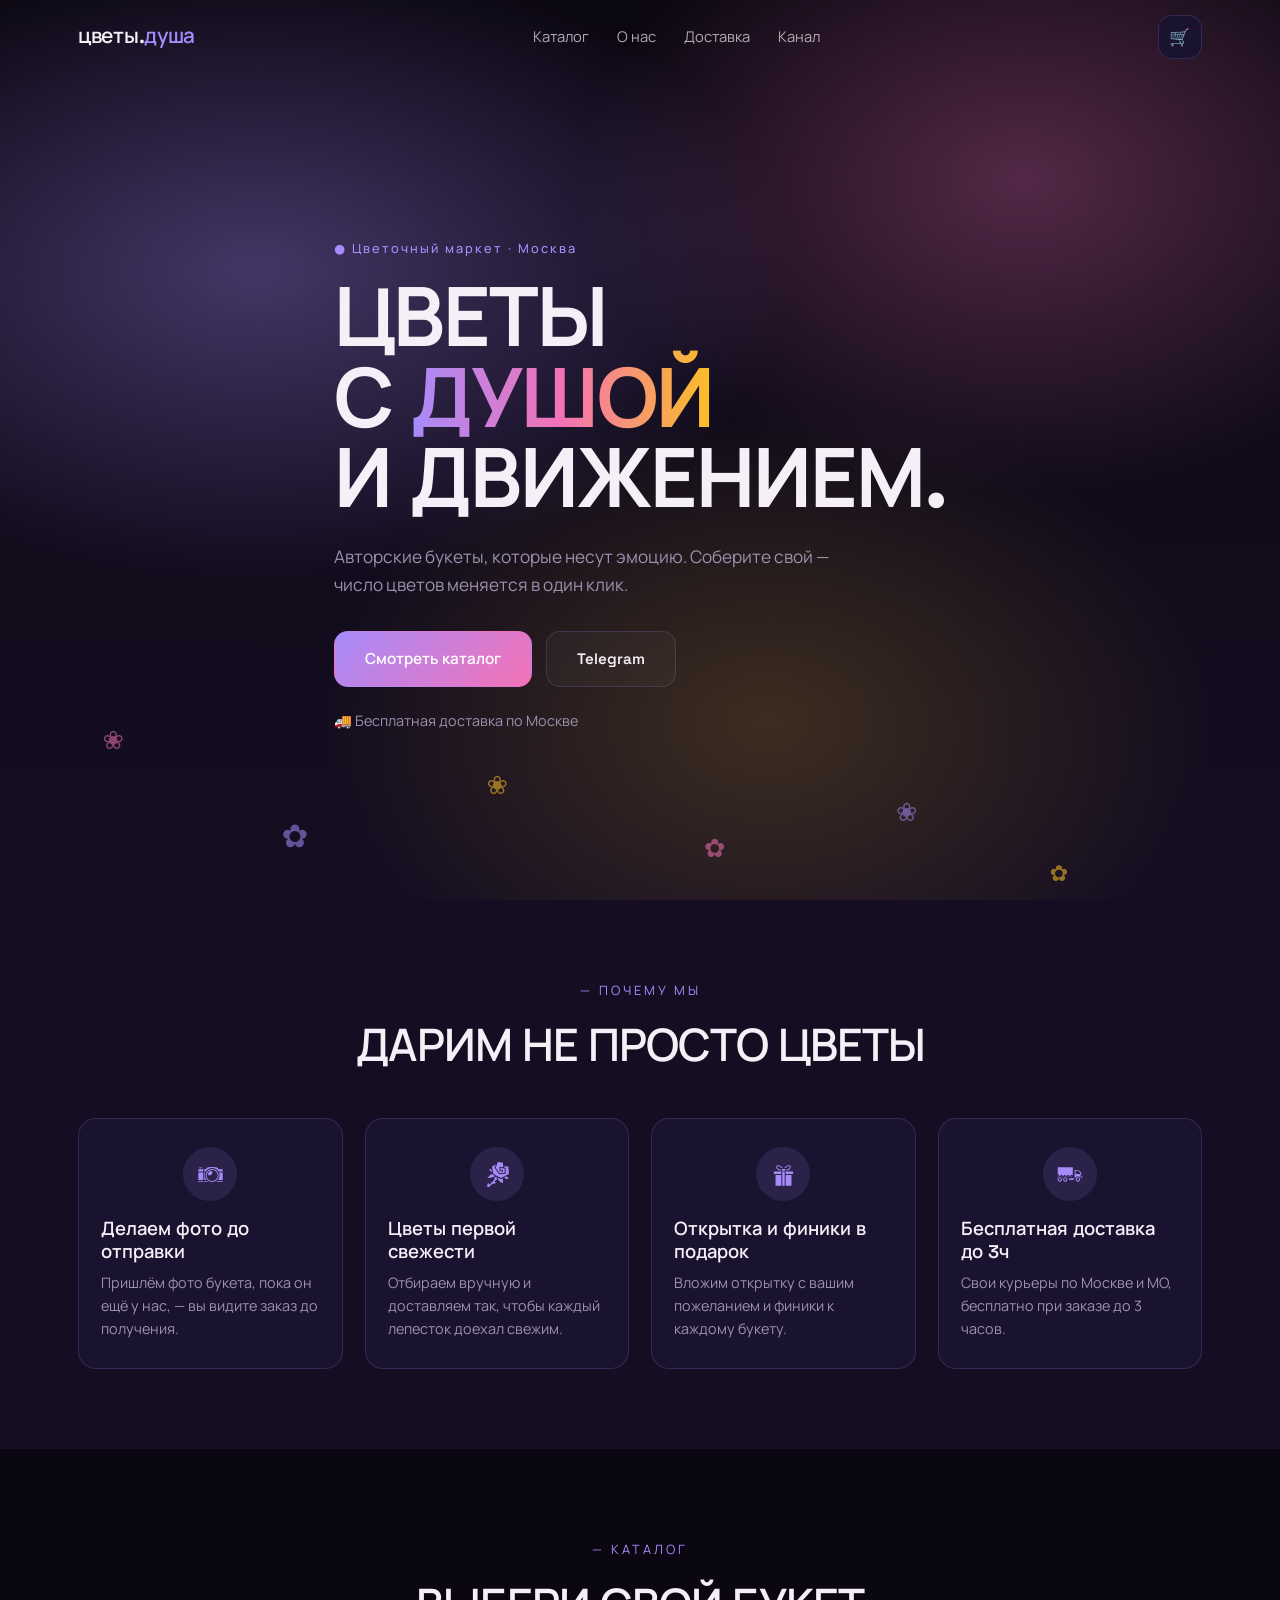
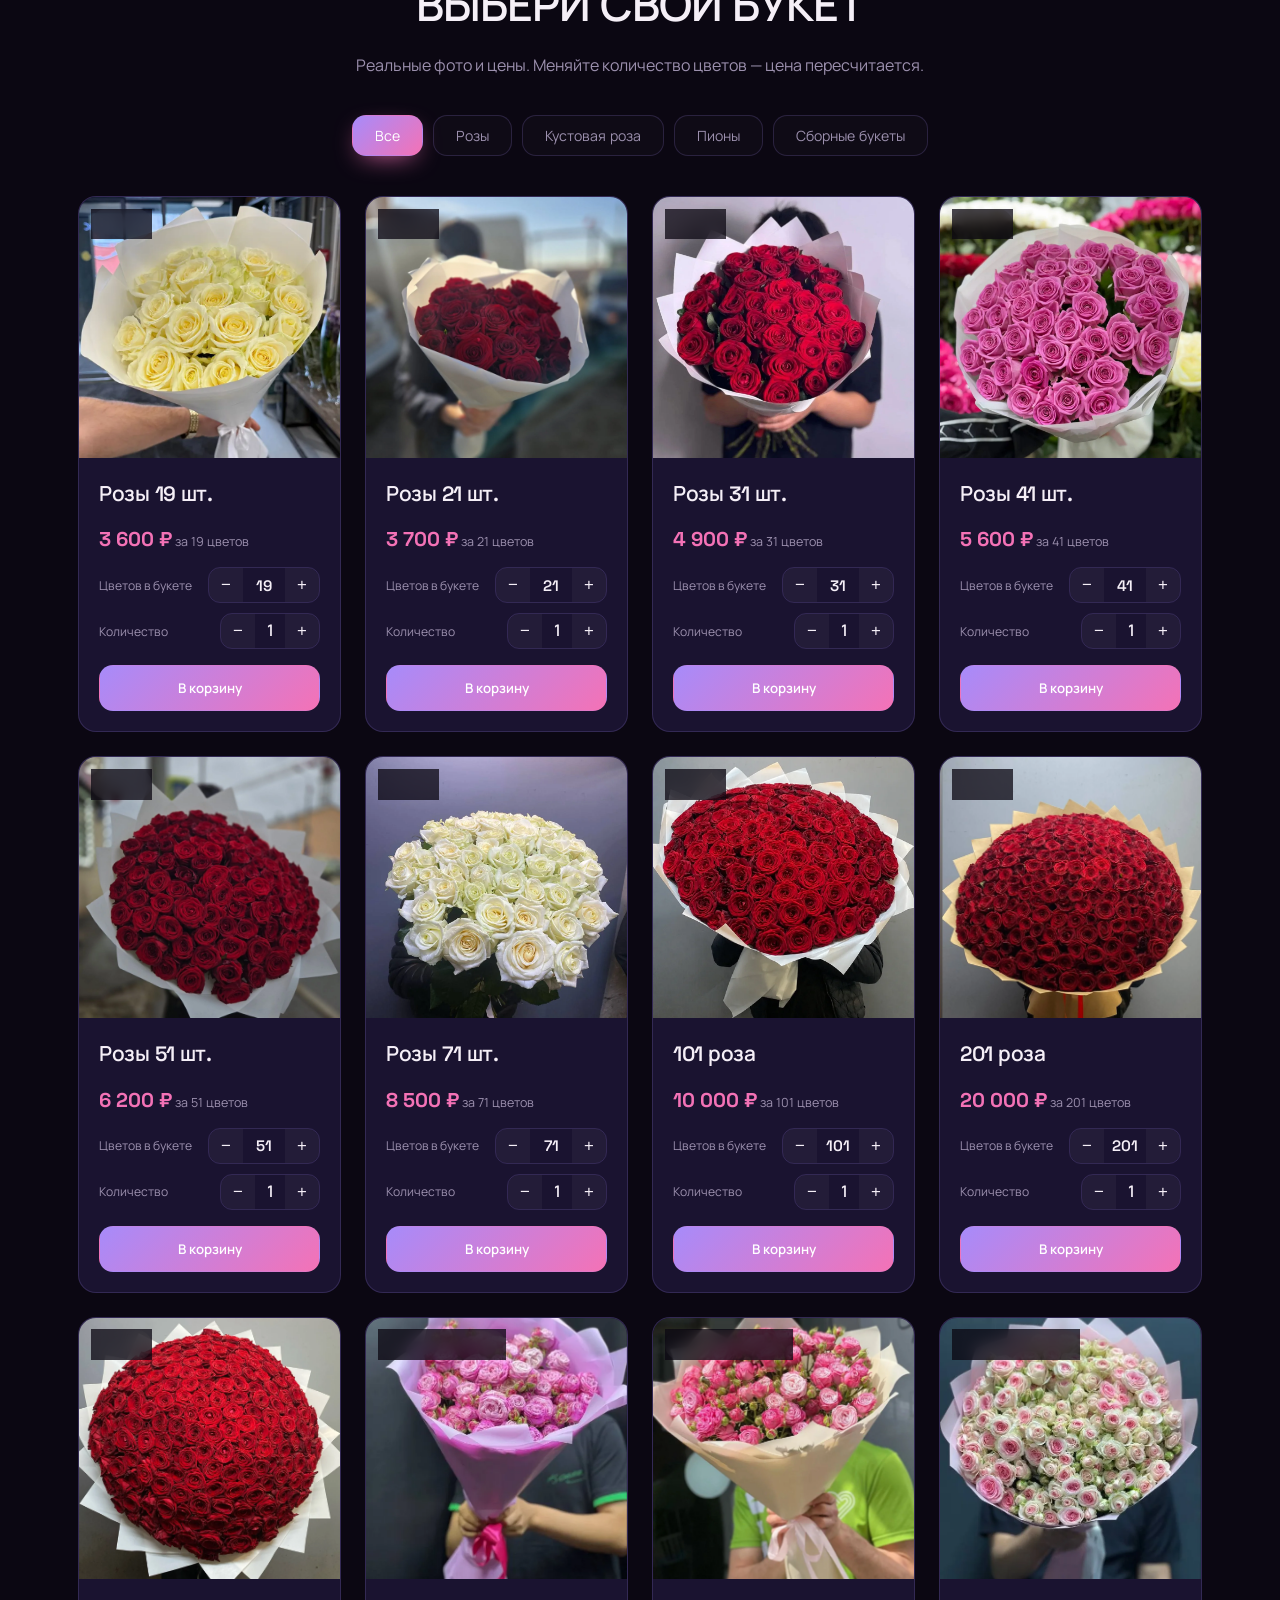
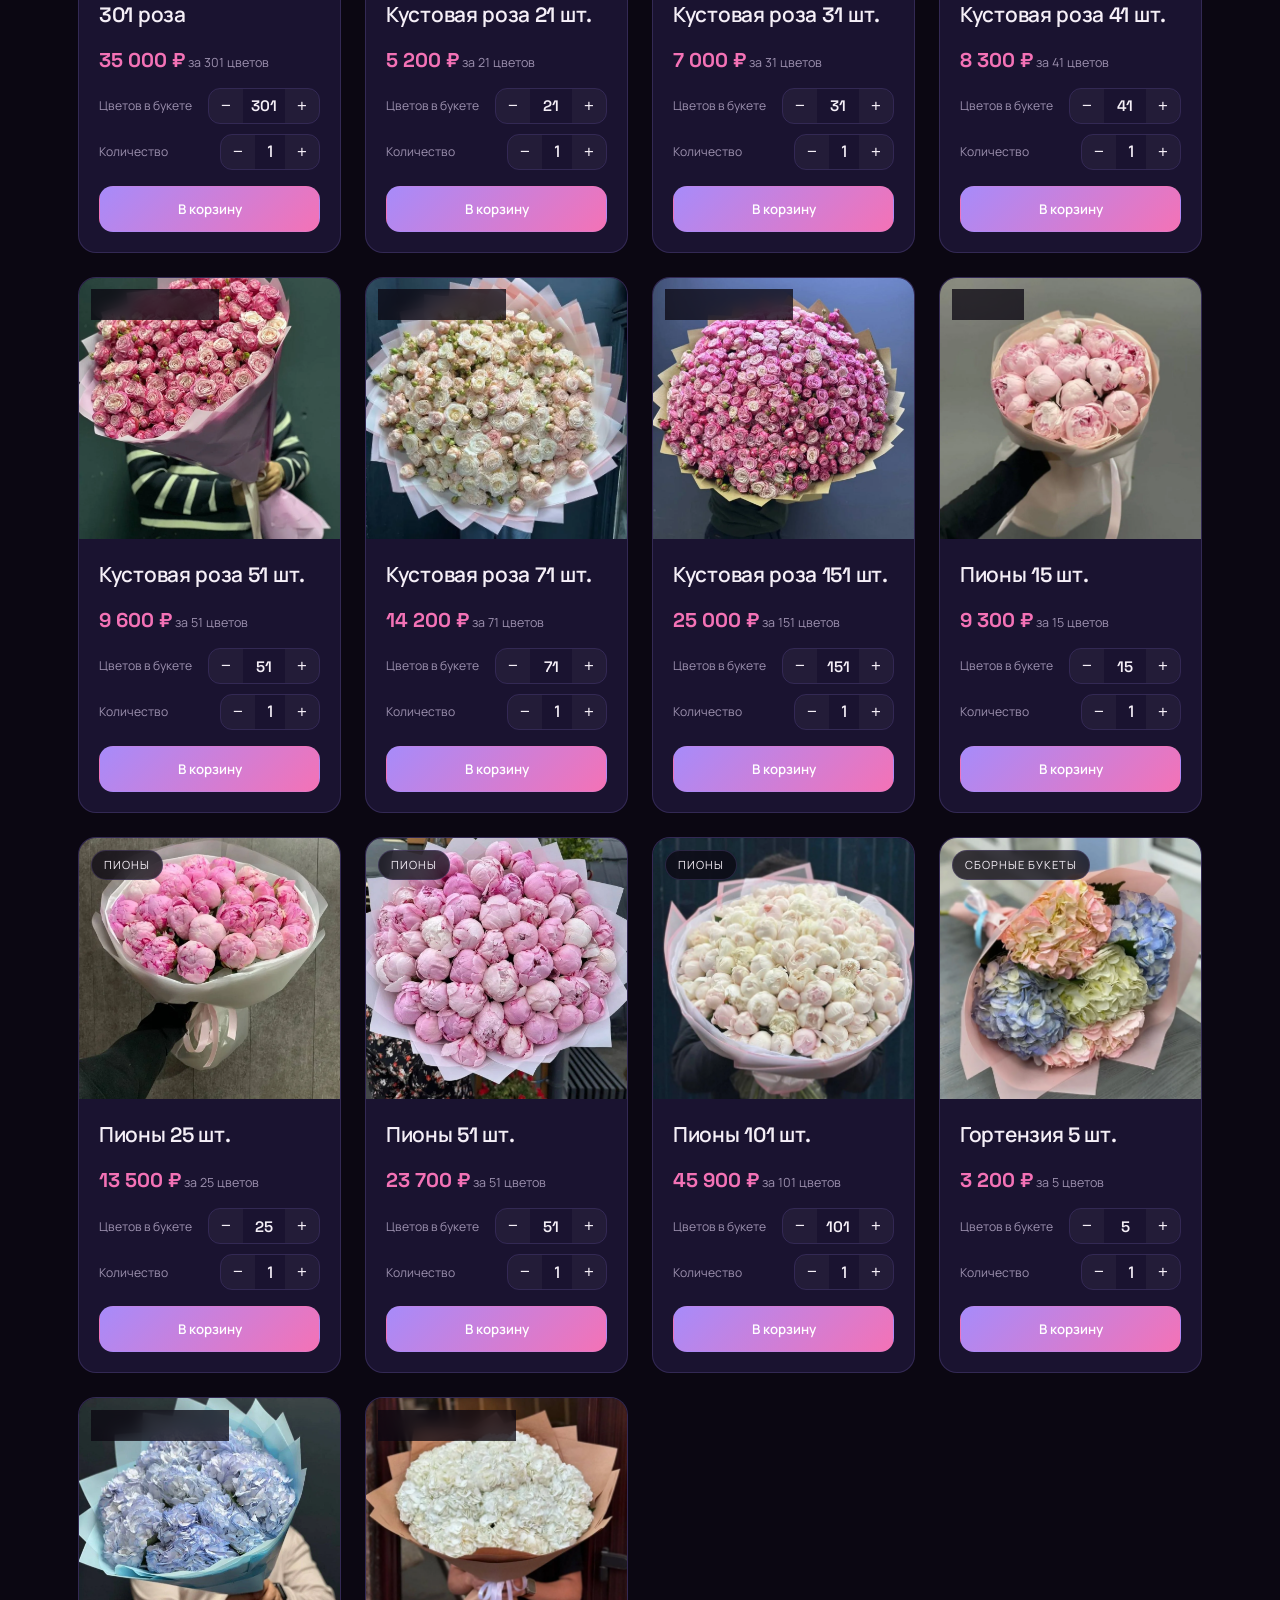
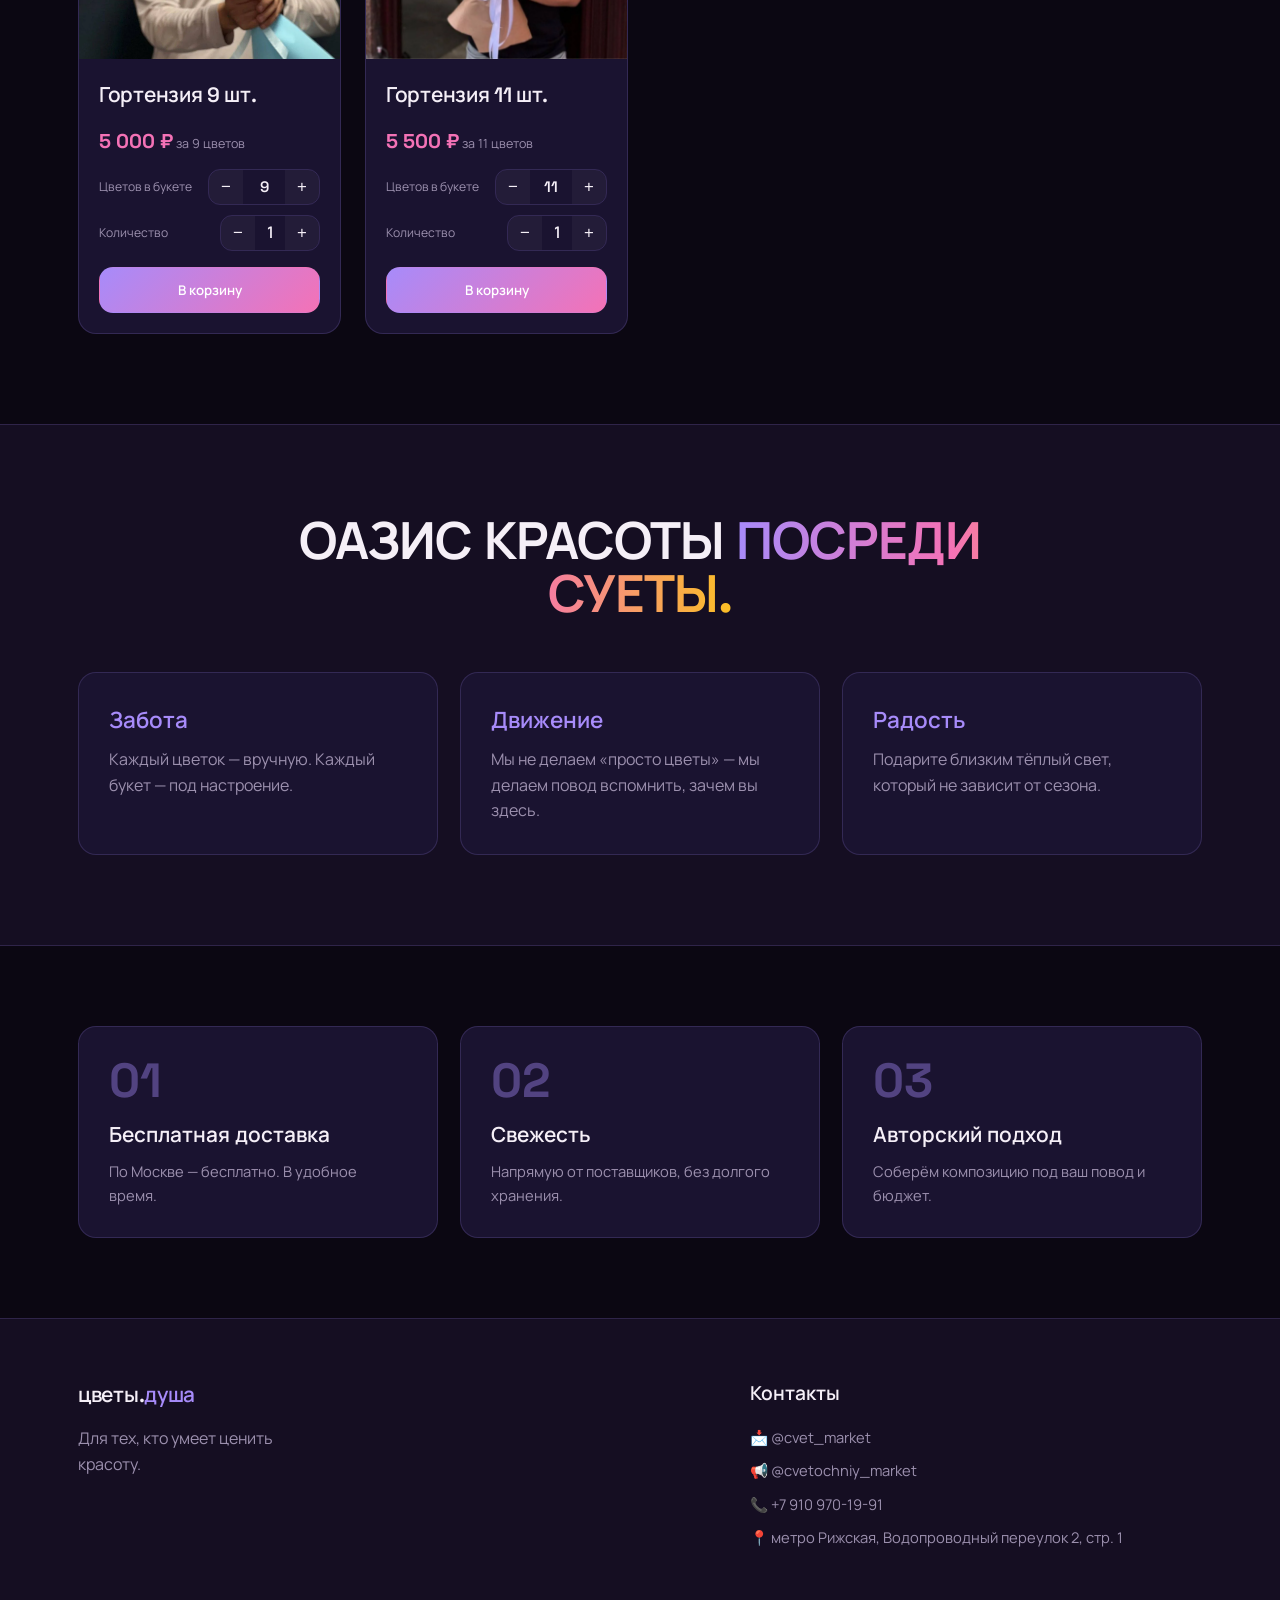
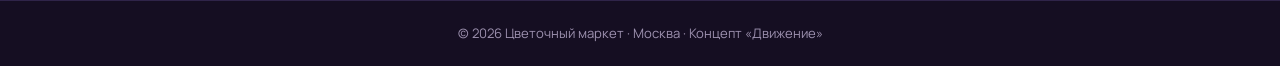
<file: concept-2/index.html>
<!DOCTYPE html>
<html lang="ru">
<head>
  <meta charset="UTF-8" />
  <meta name="viewport" content="width=device-width, initial-scale=1.0" />
  <link rel="icon" href="../favicon.svg" type="image/svg+xml" />
  <title>Цветы с душой — Движение · Цветочный маркет</title>
  <meta name="description" content="Авторские букеты с душой. Бесплатная доставка по Москве." />
  <meta property="og:type" content="website" />
  <meta property="og:site_name" content="Цветы с душой" />
  <meta property="og:title" content="Цветы с душой — Движение" />
  <meta property="og:description" content="Авторские букеты с душой. Заказ в Telegram @cvet_market, бесплатная доставка по Москве." />
  <meta property="og:image" content="https://webnewwave.github.io/cvet_market/assets/og-image.jpg" />
  <meta property="og:image:width" content="1200" />
  <meta property="og:image:height" content="630" />
  <meta property="og:url" content="https://webnewwave.github.io/cvet_market/concept-2/" />
  <meta name="twitter:card" content="summary_large_image" />
  <meta name="twitter:title" content="Цветы с душой — Движение" />
  <meta name="twitter:description" content="Авторские букеты с душой. Заказ в Telegram @cvet_market, бесплатная доставка по Москве." />
  <meta name="twitter:image" content="https://webnewwave.github.io/cvet_market/assets/og-image.jpg" />
  <link rel="preconnect" href="https://fonts.googleapis.com" />
  <link rel="preconnect" href="https://fonts.gstatic.com" crossorigin />
  <link href="https://fonts.googleapis.com/css2?family=Space+Grotesk:wght@400;500;600;700&family=Manrope:wght@300;400;500;600&display=swap" rel="stylesheet" />
  <link rel="stylesheet" href="styles.css" />
</head>
<body>
  <header class="site-header" id="header">
    <div class="wrap header__inner">
      <a class="logo" href="#top">цветы.<span>душа</span></a>
      <nav class="nav">
        <a href="#catalog">Каталог</a>
        <a href="#story">О нас</a>
        <a href="#delivery">Доставка</a>
        <a href="https://t.me/cvetochniy_market" target="_blank" rel="noopener">Канал</a>
      </nav>
      <button class="cart-btn" data-act="open-cart" aria-label="Открыть корзину">
        <span class="cart-btn__icon">🛒</span>
        <span class="cart-btn__count" id="cartBadge">0</span>
      </button>
    </div>
  </header>

  <main id="top">
    <section class="hero">
      <div class="hero__bg" aria-hidden="true"></div>
      <div class="petals" aria-hidden="true">
        <span class="petal p1">❀</span><span class="petal p2">✿</span><span class="petal p3">❀</span>
        <span class="petal p4">✿</span><span class="petal p5">❀</span><span class="petal p6">✿</span>
        <span class="petal p7">❀</span><span class="petal p8">✿</span>
      </div>
      <div class="wrap hero__inner">
        <div class="hero__text">
          <p class="hero__eyebrow">● Цветочный маркет · Москва</p>
          <h1 class="hero__title">Цветы<br />с <span class="grad">душой</span><br />и движением.</h1>
          <p class="hero__lead">Авторские букеты, которые несут эмоцию. Соберите свой — число цветов меняется в один клик.</p>
          <div class="hero__actions">
            <a class="btn btn--solid" href="#catalog">Смотреть каталог</a>
            <a class="btn btn--ghost" href="https://t.me/cvet_market" target="_blank" rel="noopener">Telegram</a>
          </div>
          <p class="hero__note">🚚 Бесплатная доставка по Москве</p>
        </div>
      </div>
    </section>

    <section class="usps">
      <div class="wrap">
        <div class="section-head">
          <p class="section-head__eyebrow">— почему мы</p>
          <h2 class="section-head__title">Дарим не просто цветы</h2>
        </div>
        <div class="usps__grid">
          <div class="usp"><span class="usp__ico"><svg viewBox="0 0 512 512" aria-hidden="true" style="stroke:none"><path fill="currentColor" d="M41 122.496v14h62v-14zm154.73 0l-32 32H137v46h30.682C192.4 159.898 237.08 132.738 288 132.738s95.6 27.16 120.318 67.758H487v-46h-74.73l-32-32c-92.27-9-92.27-9-184.54 0M288 150.738c-67.903 0-122.758 54.855-122.758 122.758S220.097 396.254 288 396.254s122.758-54.855 122.758-122.758S355.903 150.738 288 150.738m-263 3.758v46h94v-46zm263 14.713c57.49 0 104.287 46.796 104.287 104.286S345.49 377.783 288 377.783s-104.287-46.797-104.287-104.287S230.51 169.209 288 169.209m-21.787 22.042c-12.173.42-25.717 6.526-36.78 16.578c-20.025 18.19-26.342 43.853-14.11 57.318s38.38 9.634 58.406-8.558c20.023-18.192 26.34-43.855 14.108-57.32c-5-5.504-12.62-8.33-21.625-8.018zM25 218.496v142h94v-142zm112 0v142h40.412c-18.888-23.96-30.17-54.183-30.17-87c0-19.507 3.988-38.096 11.188-55zm280.57 0c7.2 16.904 11.188 35.493 11.188 55c0 32.817-11.282 63.04-30.17 87H487v-142zM25 378.496v14h94v-14zm112 0v14h75.89a141.5 141.5 0 0 1-18.536-14zm244.646 0a141.6 141.6 0 0 1-18.535 14H487v-14z"/></svg></span><h3>Делаем фото до отправки</h3><p>Пришлём фото букета, пока он ещё у нас, — вы видите заказ до получения.</p></div>
          <div class="usp"><span class="usp__ico"><svg viewBox="0 0 512 512" aria-hidden="true" style="stroke:none"><path fill="currentColor" d="M281.31 21.217L239.997 127.13l76.01 103.673l97.135-7.532l-3.1-79.284l-78.2-12.468l-1.61 41.535l29.11 7.568l-.766-14.1l18.662-1.012l2.15 39.635l-68.41-17.788l3.004-77.61l68.65 10.946l-2.456-86.044l-98.863-13.43zM243.63 66.39l-73.702 39.917L195.885 243.7l141.306 80.704l154.447-80.037l-11.252-142.205l-79.617-.988l.642 22.512l26.705 4.257l4.403 112.57l-125.436 9.727l-88.227-120.338l24.774-63.51zm-93.107 88.706q-4.488-.025-9.054.06c-9.456.174-19.425.853-29.44 1.594c9.427 13.32 18.694 26.165 30.157 35.938c7.894 6.73 16.835 12.308 28.075 16.056l-10.1-53.453q-4.775-.166-9.64-.194zm25.57 84.51c-14.278 5.27-27.16 13.25-39.437 23.55c-17.875 14.995-34.273 35.22-50.625 58.47c56.9 2.6 100.16-6.41 147.316-35.01l-54.223-30.966l-3.03-16.045zm270.854 48.968l-50.64 26.244c27.874 20.83 54.865 27.206 90.162 28.557c-8.76-21.213-22.617-39.484-39.523-54.8zm-189.853 4.895c-14.566 9.75-28.84 17.8-43.156 24.342c.37 10.843 2.813 19.703 6.968 26.47c-29.49 37.69-61.714 72.017-96.78 102.843c-17.584-1.215-24.577-19.137-17.845-37.344c-22.758 18.074-30.427 42.166-20 68.376a716 716 0 0 1-20.78 15.344h45.344c25.65-20.11 49.915-41.82 72.844-65.094c29.485 9.192 54.05-1.51 69.625-27.97c-14.975 8.052-31.217 5.627-37.438-6.686a803 803 0 0 0 28.156-34.125c7.25 1.21 15.586.57 24.72-2.03c-8.863-17.974-13.326-39.19-11.656-64.126zm18.133 17.065c1.205 25.213 10.463 44.01 24.648 60.12c17.914 20.346 44.73 35.942 73.625 50.814c7.79-33.575 9.555-62.664-2.05-93.77l-34.692 17.978z"/></svg></span><h3>Цветы первой свежести</h3><p>Отбираем вручную и доставляем так, чтобы каждый лепесток доехал свежим.</p></div>
          <div class="usp"><span class="usp__ico"><svg viewBox="0 0 512 512" aria-hidden="true" style="stroke:none"><path fill="currentColor" d="M149.518 78.38c-6.55.117-12.45 1.736-17.35 4.91c-7.465 4.84-11.765 12.904-13.063 21.34c-2.595 16.874 4.747 36.355 19.862 52.31C154.08 172.893 177.643 185 208 185h2.438l-9.118-18.234c-22.194-1.554-38.46-10.777-49.287-22.205c-11.885-12.545-16.543-28.064-15.138-37.19c.702-4.564 2.402-7.25 5.062-8.974s7.113-2.875 14.756-1.326c13.078 2.65 34.233 13.948 62.205 39.284L220.27 135h23.408c-35.31-34.8-62.215-51.278-83.39-55.57a52 52 0 0 0-7.925-1.006q-1.441-.068-2.845-.043zm212.964 0q-1.404-.023-2.845.044c-2.562.12-5.21.455-7.924 1.006c-21.176 4.292-48.082 20.77-83.39 55.57h23.406l1.352 1.354c27.972-25.336 49.127-36.633 62.205-39.284c7.643-1.55 12.096-.398 14.756 1.326s4.36 4.41 5.062 8.973c1.405 9.126-3.253 24.645-15.138 37.19c-10.827 11.43-27.093 20.652-49.287 22.206L301.562 185H304c30.357 0 53.92-12.106 69.033-28.06c15.115-15.955 22.457-35.436 19.862-52.31c-1.298-8.436-5.598-16.5-13.063-21.34c-4.9-3.174-10.8-4.793-17.35-4.91M227.73 153l-8.78 8.777L229.564 183h52.875l10.61-21.223l-8.777-8.777h-56.54zM73 201v46h142v-46zm160 0v270h46V201zm64 0v46h142v-46zm-192 64v206h110V265zm192 0v206h110V265z"/></svg></span><h3>Открытка и финики в подарок</h3><p>Вложим открытку с вашим пожеланием и финики к каждому букету.</p></div>
          <div class="usp"><span class="usp__ico"><svg viewBox="0 0 512 512" aria-hidden="true" style="stroke:none"><path fill="currentColor" d="M33 120v127.648c5.023 1.863 9.31 5.103 12.68 8.682c5.238 5.562 9.034 12.113 12.498 18.242s6.61 11.886 9.343 15.446C70.257 293.578 71.618 294 72 294c.59 0 .78.075 2.36-1.8c1.583-1.877 3.57-5.405 5.683-9.405s4.356-8.472 7.832-12.596s9.172-8.2 16.125-8.2s12.65 4.075 16.125 8.2c3.476 4.123 5.718 8.595 7.832 12.595s4.1 7.528 5.682 9.404c1.58 1.875 1.77 1.8 2.36 1.8s.78.075 2.36-1.8c1.583-1.877 3.57-5.405 5.683-9.405s4.356-8.472 7.832-12.596s9.172-8.2 16.125-8.2s12.65 4.075 16.125 8.2c3.476 4.123 5.718 8.595 7.832 12.595s4.1 7.528 5.682 9.404c1.58 1.875 1.77 1.8 2.36 1.8s.78.075 2.36-1.8c1.583-1.877 3.57-5.405 5.683-9.405s4.356-8.472 7.832-12.596s9.172-8.2 16.125-8.2s12.65 4.075 16.125 8.2c3.476 4.123 5.718 8.595 7.832 12.595s4.1 7.528 5.682 9.404c1.58 1.875 1.77 1.8 2.36 1.8s.78.075 2.36-1.8c1.583-1.877 3.57-5.405 5.683-9.405s4.356-8.472 7.832-12.596s9.172-8.2 16.125-8.2s12.448 3.3 17.025 7.004c2.142 1.733 4.125 3.638 5.975 5.617V120zm320 49.377v140.27l8-.026V326h3.81c9.298-18.914 28.774-32 51.19-32c19.463 0 36.707 9.867 47 24.846V262h16v-36.275l-28.256-42.385zm18.543 19.516l64.77 7.726l24.8 35.51v16.735h-89.57v-59.972zM33 269.148V294h15.537c-2.12-3.493-4.065-7.096-6.03-10.572c-3.173-5.617-6.4-10.827-9.507-14.28M104 280c-.59 0-.78-.075-2.36 1.8c-1.583 1.877-3.57 5.405-5.683 9.405c-.48.91-.972 1.847-1.478 2.795h19.04c-.505-.948-.997-1.886-1.477-2.795c-2.114-4-4.1-7.528-5.682-9.404c-1.58-1.875-1.77-1.8-2.36-1.8zm64 0c-.59 0-.78-.075-2.36 1.8c-1.583 1.877-3.57 5.405-5.683 9.405c-.48.91-.972 1.847-1.478 2.795h19.04c-.505-.948-.997-1.886-1.477-2.795c-2.114-4-4.1-7.528-5.682-9.404c-1.58-1.875-1.77-1.8-2.36-1.8zm64 0c-.59 0-.78-.075-2.36 1.8c-1.583 1.877-3.57 5.405-5.683 9.405c-.48.91-.972 1.847-1.478 2.795h19.04c-.505-.948-.997-1.886-1.477-2.795c-2.114-4-4.1-7.528-5.682-9.404c-1.58-1.875-1.77-1.8-2.36-1.8zm64 0c-.59 0-.78-.075-2.36 1.8c-1.583 1.877-3.57 5.405-5.683 9.405c-.48.91-.972 1.847-1.478 2.795h25.157c-.376-.512-.74-1.022-1.13-1.535c-2.787-3.646-5.967-7.173-8.804-9.47C298.866 280.7 296.59 280 296 280m185 0v46h14v-46zM72 310c-22.537 0-41 18.463-41 41s18.463 41 41 41s41-18.463 41-41s-18.463-41-41-41m104 0c-22.537 0-41 18.463-41 41s18.463 41 41 41s41-18.463 41-41s-18.463-41-41-41m240 0c-22.537 0-41 18.463-41 41s18.463 41 41 41s41-18.463 41-41s-18.463-41-41-41m-399 2v14h3.81a57.4 57.4 0 0 1 9.72-14zm96.47 0a57.4 57.4 0 0 1 9.72 14h1.62a57.4 57.4 0 0 1 9.72-14zm104 0a57.4 57.4 0 0 1 9.72 14H231v-14zM343 327.678l-94 .295v30l94-.295zM72 328c12.81 0 23 10.19 23 23s-10.19 23-23 23s-23-10.19-23-23s10.19-23 23-23m104 0c12.81 0 23 10.19 23 23s-10.19 23-23 23s-23-10.19-23-23s10.19-23 23-23m240 0c12.81 0 23 10.19 23 23s-10.19 23-23 23s-23-10.19-23-23s10.19-23 23-23"/></svg></span><h3>Бесплатная доставка до 3ч</h3><p>Свои курьеры по Москве и МО, бесплатно при заказе до 3 часов.</p></div>
        </div>
      </div>
    </section>

    <section class="catalog-section" id="catalog">
      <div class="wrap">
        <div class="section-head">
          <p class="section-head__eyebrow">— каталог</p>
          <h2 class="section-head__title">Выбери&nbsp;свой букет</h2>
          <p class="section-head__sub">Реальные фото и цены. Меняйте количество цветов — цена пересчитается.</p>
        </div>
        <div class="filters" id="filters"></div>
        <div class="catalog" id="catalogGrid"></div>
      </div>
    </section>

    <section class="story" id="story">
      <div class="wrap story__inner">
        <h2 class="story__title">Оазис красоты <span class="grad">посреди суеты.</span></h2>
        <div class="story__grid">
          <div class="story__card"><h3>Забота</h3><p>Каждый цветок — вручную. Каждый букет — под настроение.</p></div>
          <div class="story__card"><h3>Движение</h3><p>Мы не делаем «просто цветы» — мы делаем повод вспомнить, зачем вы здесь.</p></div>
          <div class="story__card"><h3>Радость</h3><p>Подарите близким тёплый свет, который не зависит от сезона.</p></div>
        </div>
      </div>
    </section>

    <section class="features" id="delivery">
      <div class="wrap features__grid">
        <div class="feature"><span class="feature__num">01</span><h3>Бесплатная доставка</h3><p>По Москве — бесплатно. В удобное время.</p></div>
        <div class="feature"><span class="feature__num">02</span><h3>Свежесть</h3><p>Напрямую от поставщиков, без долгого хранения.</p></div>
        <div class="feature"><span class="feature__num">03</span><h3>Авторский подход</h3><p>Соберём композицию под ваш повод и бюджет.</p></div>
      </div>
    </section>
  </main>

  <footer class="site-footer">
    <div class="wrap footer__inner">
      <div class="footer__brand">
        <a class="logo logo--light" href="#top">цветы.<span>душа</span></a>
        <p>Для тех, кто умеет ценить красоту.</p>
      </div>
      <div class="footer__contacts">
        <h4>Контакты</h4>
        <a href="https://t.me/cvet_market" target="_blank" rel="noopener">📩 @cvet_market</a>
        <a href="https://t.me/cvetochniy_market" target="_blank" rel="noopener">📢 @cvetochniy_market</a>
        <a href="tel:+79109701991">📞 +7 910 970-19-91</a>
        <p class="footer__addr">📍 метро Рижская, Водопроводный переулок 2, стр. 1</p>
      </div>
    </div>
    <div class="footer__bottom">© 2026 Цветочный маркет · Москва · Концепт «Движение»</div>
  </footer>

  <aside class="cart" id="cart" aria-hidden="true">
    <div class="cart__overlay" data-act="close-cart"></div>
    <div class="cart__panel">
      <header class="cart__head">
        <h2 class="cart__title">Корзина</h2>
        <button class="cart__close" data-act="close-cart" aria-label="Закрыть">×</button>
      </header>
      <div class="cart__items" id="cartItems"></div>
      <div class="cart__empty" id="cartEmpty">Корзина пуста 🌷<br /><span>Добавьте букет из каталога.</span></div>
      <footer class="cart__foot">
        <div class="cart__total">Итого: <strong id="cartTotal">0 ₽</strong></div>
        <button class="cart__checkout" data-act="checkout">Оформить заказ в Telegram →</button>      </footer>
    </div>
  </aside>

  <script src="../assets/data.js"></script>
  <script src="../assets/store.js"></script>
  <script src="script.js"></script>
</body>
</html>
</file>
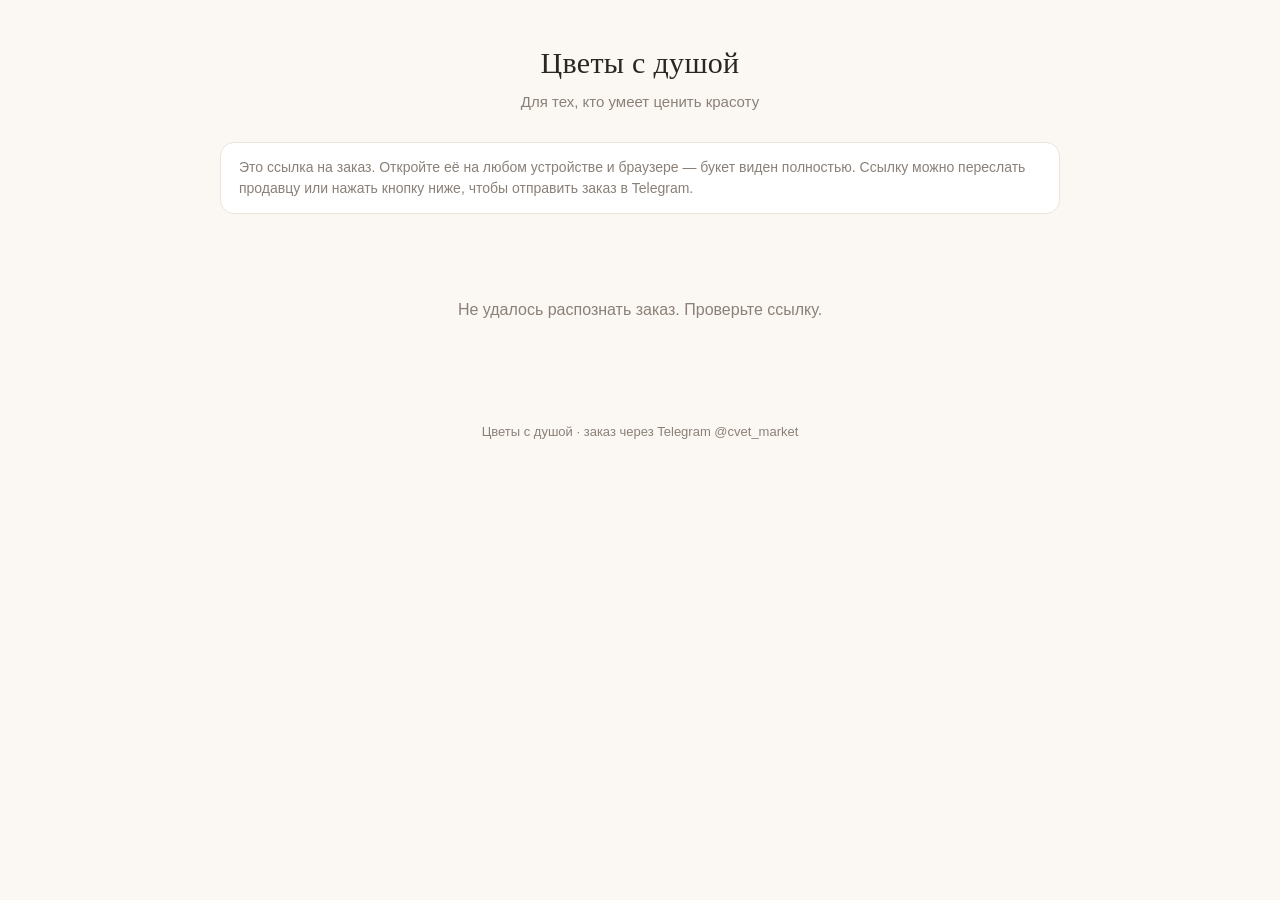
<file: order.html>
<!DOCTYPE html>
<html lang="ru">
<head>
<meta charset="utf-8">
<meta name="viewport" content="width=device-width, initial-scale=1">
<link rel="icon" href="favicon.svg" type="image/svg+xml" />
<title>Ваш заказ — Цветы с душой</title>
<meta name="description" content="Ваш букет собран: состав, количество и сумма видны сразу. Откройте и отправьте заказ в Telegram в один клик." />
<!-- Open Graph / rich link preview для Telegram и мессенджеров -->
<meta property="og:type" content="website" />
<meta property="og:site_name" content="Цветы с душой" />
<meta property="og:title" content="Цветы с душой — заказ букета" />
<meta property="og:description" content="Ваш букет собран: состав, количество и сумма видны сразу. Откройте и отправьте заказ в Telegram в один клик." />
<meta property="og:image" content="https://webnewwave.github.io/cvet_market/assets/og-image.jpg" />
<meta property="og:image:width" content="1200" />
<meta property="og:image:height" content="630" />
<meta property="og:url" content="https://webnewwave.github.io/cvet_market/order.html" />
<!-- Twitter Card (дублируем для надёжности превью) -->
<meta name="twitter:card" content="summary_large_image" />
<meta name="twitter:title" content="Цветы с душой — заказ букета" />
<meta name="twitter:description" content="Ваш букет собран: состав, количество и сумма видны сразу. Откройте и отправьте заказ в Telegram в один клик." />
<meta name="twitter:image" content="https://webnewwave.github.io/cvet_market/assets/og-image.jpg" />
<style>
  :root { --ink:#2b2622; --muted:#8a8077; --line:#ece4db; --accent:#b5694f; }
  * { box-sizing: border-box; }
  body { margin:0; font-family: -apple-system, "Segoe UI", Roboto, "Helvetica Neue", Arial, sans-serif;
         color:var(--ink); background:#fbf8f4; line-height:1.5; }
  .wrap { max-width: 880px; margin:0 auto; padding: 40px 20px 64px; }
  header { text-align:center; margin-bottom: 28px; }
  header .brand { font-family: Georgia, "Times New Roman", serif; font-size: 30px; letter-spacing:.3px; }
  header .tag { color:var(--muted); margin-top:6px; font-size:15px; }
  .note { background:#fff; border:1px solid var(--line); border-radius:14px; padding:14px 18px;
          color:var(--muted); font-size:14px; margin-bottom:24px; }
  .empty { text-align:center; color:var(--muted); padding:60px 0; font-size:16px; }
  .grid { display:grid; grid-template-columns: repeat(auto-fill, minmax(180px,1fr)); gap:18px; }
  .item { background:#fff; border:1px solid var(--line); border-radius:16px; overflow:hidden;
          display:flex; flex-direction:column; }
  .item img { width:100%; height:200px; object-fit:cover; display:block; background:#f0eae3; }
  .item .body { padding:14px 16px 16px; }
  .item .name { font-weight:600; font-size:16px; }
  .item .meta { color:var(--muted); font-size:14px; margin-top:4px; }
  .item .price { color:var(--accent); font-weight:700; margin-top:8px; }
  .total { display:flex; justify-content:space-between; align-items:center; margin-top:28px;
           padding-top:18px; border-top:2px solid var(--line); font-size:20px; font-weight:700; }
  .actions { display:flex; gap:12px; flex-wrap:wrap; margin-top:24px; justify-content:center; }
  .btn { border:none; border-radius:999px; padding:13px 22px; font-size:15px; font-weight:600;
         cursor:pointer; text-decoration:none; display:inline-block; }
  .btn--primary { background:var(--accent); color:#fff; }
  .btn--ghost { background:#fff; color:var(--ink); border:1px solid var(--line); }
  footer { text-align:center; color:var(--muted); font-size:13px; margin-top:40px; }
  .ok { color:#2e7d4f; font-weight:600; }
</style>
</head>
<body>
  <div class="wrap">
    <header>
      <div class="brand" id="brandName">Цветы с душой</div>
      <div class="tag" id="brandTag">Ваш заказ</div>
    </header>

    <div class="note" id="note">
      Это ссылка на заказ. Откройте её на любом устройстве и браузере — букет виден полностью.
      Ссылку можно переслать продавцу или нажать кнопку ниже, чтобы отправить заказ в Telegram.
    </div>

    <div class="empty" id="empty" style="display:none">Не удалось распознать заказ. Проверьте ссылку.</div>

    <div class="grid" id="items"></div>

    <div class="total" id="totalBox" style="display:none">
      <span>Итого</span><span id="total">—</span>
    </div>

    <div class="actions" id="actions" style="display:none">
      <button class="btn btn--primary" id="toTg">Отправить заказ в Telegram</button>
      <button class="btn btn--ghost" id="copy">Копировать ссылку</button>
    </div>

    <footer>Цветы с душой · заказ через Telegram @cvet_market</footer>
  </div>

  <script src="assets/data.js"></script>
  <script>
  (function () {
    var C = window.CVET;
    if (C && C.BRAND) {
      document.getElementById("brandName").textContent = C.BRAND.name || "Цветы с душой";
      document.getElementById("brandTag").textContent = C.BRAND.tagline || "Ваш заказ";
    }
    var params = new URLSearchParams(location.search);
    var raw = params.get("i") || "";
    var seg = raw.split(",").filter(Boolean);
    var grid = document.getElementById("items");
    var emptyEl = document.getElementById("empty");
    var totalBox = document.getElementById("totalBox");
    var actions = document.getElementById("actions");
    var totalEl = document.getElementById("total");

    function rub(n) { return (n || 0).toLocaleString("ru-RU") + " ₽"; }

    if (!seg.length || !C) { emptyEl.style.display = "block"; return; }

    var sum = 0, html = "", shown = 0;
    for (var i = 0; i < seg.length; i++) {
      var parts = seg[i].split("-");
      var id = parts[0], stems = parseInt(parts[1], 10) || 0, qty = parseInt(parts[2], 10) || 1;
      var p = null;
      for (var j = 0; j < C.PRODUCTS.length; j++) { if (C.PRODUCTS[j].id === id) { p = C.PRODUCTS[j]; break; } }
      if (!p) continue;
      var line = (p.pp * stems) * qty;
      sum += line; shown++;
      html += '' +
        '<div class="item">' +
          '<img src="' + C.BRAND.base + p.photo + '" alt="' + (p.name || "") + '" loading="lazy">' +
          '<div class="body">' +
            '<div class="name">' + (p.name || "") + '</div>' +
            '<div class="meta">' + stems + ' цветов × ' + qty + ' шт.</div>' +
            '<div class="price">' + rub(line) + '</div>' +
          '</div>' +
        '</div>';
    }

    if (!shown) { emptyEl.style.display = "block"; return; }
    grid.innerHTML = html;
    totalEl.textContent = rub(sum);
    totalBox.style.display = "flex";
    actions.style.display = "flex";

    var orderUrl = location.href;
    document.getElementById("copy").addEventListener("click", function () {
      if (navigator.clipboard) {
        navigator.clipboard.writeText(orderUrl).then(function () {
          var b = document.getElementById("copy"); b.textContent = "Скопировано ✓";
          setTimeout(function () { b.textContent = "Копировать ссылку"; }, 1800);
        }).catch(function () {});
      }
    });
    document.getElementById("toTg").addEventListener("click", function () {
      var txt = "Здравствуйте! Хочу оформить заказ 🌸\nФото заказа: " + orderUrl;
      window.open("https://t.me/" + C.BRAND.bot + "?text=" + encodeURIComponent(txt), "_blank");
    });
  })();
  </script>
</body>
</html>
</file>
<file: concept-2/styles.css>
:root{
  --bg:#0B0712; --bg-2:#150E22; --card:#1A1330; --line:rgba(167,139,250,.18);
  --ink:#F5EFF7; --muted:#9C90AE; --a1:#A78BFA; --a2:#F472B6; --a3:#FBBF24;
  --sans:'Manrope',system-ui,sans-serif; --display:'Space Grotesk','Manrope',sans-serif;
}
*{box-sizing:border-box;margin:0;padding:0}
html{scroll-behavior:smooth}
body{font-family:var(--sans);color:var(--ink);background:var(--bg);line-height:1.6;-webkit-font-smoothing:antialiased;overflow-x:hidden}
.wrap{max-width:1180px;margin:0 auto;padding:0 28px}
a{color:inherit;text-decoration:none}
img{display:block;max-width:100%}

/* ---------- header ---------- */
.site-header{position:fixed;top:0;left:0;right:0;z-index:40;transition:.35s}
.site-header.is-scrolled{background:rgba(11,7,18,.85);backdrop-filter:blur(14px);border-bottom:1px solid var(--line)}
.header__inner{display:flex;align-items:center;justify-content:space-between;height:74px}
.logo{font-family:var(--display);font-size:1.3rem;font-weight:600;letter-spacing:-.3px}
.logo span{color:var(--a1)}
.nav{display:flex;gap:28px}
.nav a{font-size:.92rem;color:var(--ink);opacity:.7;transition:.2s}
.nav a:hover{opacity:1;color:var(--a2)}
.cart-btn{position:relative;width:44px;height:44px;border:1px solid var(--line);background:var(--card);color:var(--ink);border-radius:14px;cursor:pointer;font-size:1.05rem;display:grid;place-items:center;transition:.25s}
.cart-btn:hover{border-color:var(--a1);box-shadow:0 0 24px -8px var(--a1)}
.cart-btn__count{position:absolute;top:-7px;right:-7px;min-width:22px;height:22px;padding:0 6px;background:var(--a2);color:#fff;border-radius:20px;font-size:.7rem;font-weight:700;display:none;align-items:center;justify-content:center}

/* ---------- hero ---------- */
.hero{position:relative;min-height:100vh;padding:160px 0 90px;overflow:hidden;display:flex;align-items:center}
.hero__bg{position:absolute;inset:0;background:
  radial-gradient(60% 50% at 20% 30%,rgba(167,139,250,.35),transparent 70%),
  radial-gradient(50% 50% at 80% 20%,rgba(244,114,182,.3),transparent 70%),
  radial-gradient(50% 50% at 60% 80%,rgba(251,191,36,.18),transparent 70%),
  linear-gradient(180deg,#0B0712 0%,#150E22 100%);animation:bgShift 12s ease-in-out infinite alternate}
@keyframes bgShift{0%{filter:hue-rotate(0) saturate(1)}100%{filter:hue-rotate(25deg) saturate(1.15)}}
.hero__inner{position:relative;z-index:2}
.hero__text{max-width:760px}
.hero__eyebrow{font-size:.8rem;letter-spacing:2px;color:var(--a1);margin-bottom:20px;font-weight:500}
.hero__title{font-family:var(--display);font-weight:700;font-size:clamp(2.8rem,6.4vw,5.4rem);line-height:.98;letter-spacing:-2px;text-transform:uppercase}
.grad{background:linear-gradient(90deg,var(--a1),var(--a2),var(--a3));-webkit-background-clip:text;background-clip:text;color:transparent}
.hero__lead{max-width:520px;margin:24px 0 32px;color:var(--muted);font-size:1.08rem}
.hero__actions{display:flex;gap:14px;flex-wrap:wrap}
.btn{display:inline-flex;align-items:center;justify-content:center;padding:15px 30px;border-radius:14px;font-weight:600;font-size:.95rem;cursor:pointer;transition:.25s;border:1px solid transparent;font-family:var(--display)}
.btn--solid{background:linear-gradient(135deg,var(--a1),var(--a2));color:#fff}
.btn--solid:hover{transform:translateY(-3px);box-shadow:0 18px 40px -16px var(--a2)}
.btn--ghost{border-color:var(--line);color:var(--ink);background:rgba(255,255,255,.03)}
.btn--ghost:hover{border-color:var(--a1);background:rgba(167,139,250,.08)}
.hero__note{margin-top:22px;color:var(--muted);font-size:.9rem}

/* летающие лепестки */
.petals{position:absolute;inset:0;pointer-events:none;overflow:hidden;z-index:1}
.petal{position:absolute;font-size:1.6rem;opacity:.55;animation:float 16s linear infinite}
.petal.p1{left:8%;top:80%;color:var(--a2);animation-duration:18s}
.petal.p2{left:22%;top:90%;color:var(--a1);font-size:2rem;animation-duration:22s;animation-delay:-3s}
.petal.p3{left:38%;top:85%;color:var(--a3);animation-duration:20s;animation-delay:-7s}
.petal.p4{left:55%;top:92%;color:var(--a2);animation-duration:24s;animation-delay:-2s}
.petal.p5{left:70%;top:88%;color:var(--a1);animation-duration:19s;animation-delay:-9s}
.petal.p6{left:82%;top:95%;color:var(--a3);font-size:1.4rem;animation-duration:21s;animation-delay:-5s}
.petal.p7{left:15%;top:100%;color:var(--a2);animation-duration:25s;animation-delay:-11s}
.petal.p8{left:62%;top:100%;color:var(--a1);animation-duration:17s;animation-delay:-6s}
@keyframes float{0%{transform:translateY(0) rotate(0);opacity:0}10%{opacity:.6}100%{transform:translateY(-110vh) rotate(360deg);opacity:0}}

/* ---------- section heads ---------- */
.section-head{text-align:center;max-width:620px;margin:0 auto 36px}
.section-head__eyebrow{font-size:.8rem;letter-spacing:3px;color:var(--a1);margin-bottom:10px;text-transform:uppercase}
.section-head__title{font-family:var(--display);font-weight:600;font-size:clamp(2rem,3.6vw,2.8rem);letter-spacing:-1px;text-transform:uppercase}
.section-head__sub{color:var(--muted);margin-top:12px}

/* ---------- catalog ---------- */
.catalog-section{padding:90px 0}
.filters{display:flex;gap:10px;justify-content:center;flex-wrap:wrap;margin-bottom:40px}
.filter{padding:10px 22px;border:1px solid var(--line);background:rgba(255,255,255,.02);border-radius:14px;font-size:.88rem;cursor:pointer;color:var(--muted);transition:.25s;font-family:var(--display)}
.filter:hover{border-color:var(--a1);color:var(--ink)}
.filter.is-active{background:linear-gradient(135deg,var(--a1),var(--a2));color:#fff;border-color:transparent;box-shadow:0 8px 26px -10px var(--a2)}
.catalog{display:grid;grid-template-columns:repeat(auto-fill,minmax(260px,1fr));gap:24px}
.card{background:var(--card);border:1px solid var(--line);border-radius:18px;overflow:hidden;display:flex;flex-direction:column;transition:.35s}
.card:hover{border-color:var(--a1);transform:translateY(-6px);box-shadow:0 24px 50px -24px rgba(167,139,250,.5)}
.card__media{position:relative;aspect-ratio:1/1;overflow:hidden;background:var(--bg-2)}
.card__img{width:100%;height:100%;object-fit:cover;transition:.6s}
.card:hover .card__img{transform:scale(1.06)}
.card__cat{position:absolute;top:12px;left:12px;background:rgba(11,7,18,.75);backdrop-filter:blur(8px);color:var(--ink);font-size:.7rem;letter-spacing:1px;text-transform:uppercase;padding:5px 12px;border-radius:20px;border:1px solid var(--line)}
.card__body{padding:20px;display:flex;flex-direction:column;gap:12px;flex:1}
.card__name{font-family:var(--display);font-weight:600;font-size:1.3rem;letter-spacing:-.3px}
.card__price{font-size:.92rem;color:var(--muted)}
.card__price b{font-family:var(--display);font-size:1.25rem;color:var(--a2);font-weight:700}
.card__unit{font-size:.78rem}
.card__controls{margin-top:auto;display:flex;flex-direction:column;gap:10px}
.field{display:flex;align-items:center;justify-content:space-between;gap:10px}
.field__label{font-size:.76rem;color:var(--muted)}
.stepper,.qty{display:inline-flex;align-items:center;border:1px solid var(--line);border-radius:12px;overflow:hidden}
.stepper button,.qty button{width:34px;height:34px;border:none;background:rgba(255,255,255,.04);cursor:pointer;font-size:1.05rem;color:var(--ink);transition:.2s}
.stepper button:hover,.qty button:hover{background:var(--a1);color:#fff}
.stepper__val{width:42px;text-align:center;border:none;background:transparent;color:var(--ink);font-family:var(--display);font-weight:600;font-size:.95rem}
.qty__val{min-width:30px;text-align:center;font-weight:600;color:var(--ink)}
.card__add{margin-top:6px;padding:13px;border:1px solid transparent;background:linear-gradient(135deg,var(--a1),var(--a2));color:#fff;border-radius:14px;font-weight:600;cursor:pointer;transition:.25s;font-family:var(--display)}
.card__add:hover{transform:translateY(-2px);box-shadow:0 12px 30px -14px var(--a2)}

/* ---------- story ---------- */
.story{padding:90px 0;background:var(--bg-2);border-top:1px solid var(--line);border-bottom:1px solid var(--line)}
.story__title{font-family:var(--display);font-weight:700;font-size:clamp(2rem,4.4vw,3.2rem);letter-spacing:-1px;text-align:center;max-width:820px;margin:0 auto 50px;line-height:1.05;text-transform:uppercase}
.story__grid{display:grid;grid-template-columns:repeat(3,1fr);gap:22px}
.story__card{background:var(--card);border:1px solid var(--line);border-radius:18px;padding:30px;transition:.3s}
.story__card:hover{border-color:var(--a2);transform:translateY(-4px)}
.story__card h3{font-family:var(--display);font-weight:600;font-size:1.4rem;margin-bottom:8px;color:var(--a1)}
.story__card p{color:var(--muted)}

/* ---------- features ---------- */
.features{padding:80px 0}
.features__grid{display:grid;grid-template-columns:repeat(3,1fr);gap:22px}
.feature{background:var(--card);border:1px solid var(--line);border-radius:18px;padding:30px;position:relative}
.feature__num{font-family:var(--display);font-weight:700;font-size:3rem;color:var(--a1);opacity:.4;display:block;margin-bottom:14px;line-height:1}
.feature h3{font-family:var(--display);font-weight:600;font-size:1.3rem;margin-bottom:8px}
.feature p{color:var(--muted);font-size:.92rem}

/* ---------- usps ---------- */
.usps{padding:80px 0;background:var(--bg-2)}
.usps__grid{display:grid;grid-template-columns:repeat(4,1fr);gap:22px}
.usp{background:var(--card);border:1px solid var(--line);border-radius:18px;padding:28px 22px;transition:.3s}
.usp:hover{border-color:var(--a1);transform:translateY(-4px);box-shadow:0 24px 50px -24px rgba(167,139,250,.5)}
.usp__ico{display:flex;align-items:center;justify-content:center;width:54px;height:54px;margin:0 auto 16px;border-radius:50%;background:rgba(167,139,250,.12);color:var(--a1)}
.usp__ico svg{width:27px;height:27px;stroke:currentColor;fill:none;stroke-width:1.7;stroke-linecap:round;stroke-linejoin:round}
.usp h3{font-family:var(--display);font-weight:600;font-size:1.15rem;margin-bottom:8px;line-height:1.25}
.usp p{color:var(--muted);font-size:.9rem}

/* ---------- footer ---------- */
.site-footer{padding:60px 0 0;border-top:1px solid var(--line);background:var(--bg-2)}
.footer__inner{display:grid;grid-template-columns:1.4fr 1fr;gap:40px;padding-bottom:40px}
.footer__brand p{color:var(--muted);margin-top:14px;max-width:260px}
.logo--light{color:var(--ink)}
.footer__contacts h4{font-family:var(--display);font-weight:600;font-size:1.2rem;margin-bottom:16px}
.footer__contacts a{display:block;color:var(--muted);margin-bottom:10px;font-size:.92rem;transition:.2s}
.footer__contacts a:hover{color:var(--a2)}
.footer__addr{display:block;color:var(--muted);margin-bottom:10px;font-size:.92rem}
.footer__bottom{text-align:center;padding:22px;border-top:1px solid var(--line);color:var(--muted);font-size:.82rem}

/* ---------- cart ---------- */
.cart{position:fixed;inset:0;z-index:60;visibility:hidden}
.cart.is-open{visibility:visible}
.cart__overlay{position:absolute;inset:0;background:rgba(0,0,0,.5);opacity:0;transition:.3s;backdrop-filter:blur(4px)}
.cart.is-open .cart__overlay{opacity:1}
.cart__panel{position:absolute;top:0;right:0;height:100%;width:min(440px,92vw);background:var(--bg);border-left:1px solid var(--line);box-shadow:-20px 0 60px -30px rgba(0,0,0,.7);transform:translateX(100%);transition:.45s cubic-bezier(.2,.8,.2,1);display:flex;flex-direction:column}
.cart.is-open .cart__panel{transform:none}
.cart__head{display:flex;align-items:center;justify-content:space-between;padding:22px 24px;border-bottom:1px solid var(--line)}
.cart__title{font-family:var(--display);font-weight:600;font-size:1.6rem}
.cart__close{width:40px;height:40px;border:1px solid var(--line);background:transparent;color:var(--ink);border-radius:12px;font-size:1.3rem;cursor:pointer;transition:.2s}
.cart__close:hover{border-color:var(--a2);color:var(--a2)}
.cart__items{flex:1;overflow-y:auto;padding:18px 24px;display:flex;flex-direction:column;gap:16px}
.cart__empty{display:none;text-align:center;color:var(--muted);padding:50px 24px}
.cart__empty span{font-size:.85rem}
.cart-item{display:flex;gap:14px;padding-bottom:16px;border-bottom:1px solid var(--line)}
.cart-item__img{width:72px;height:88px;object-fit:cover;border-radius:10px;background:var(--bg-2);flex:none}
.cart-item__main{flex:1}
.cart-item__name{font-family:var(--display);font-weight:600;font-size:1.05rem}
.cart-item__price{color:var(--a2);font-weight:700;margin:2px 0 8px;font-family:var(--display)}
.cart-item__ctrls{display:flex;gap:10px}
.stepper--sm button,.qty--sm button{width:28px;height:28px;font-size:1rem}
.stepper--sm .stepper__val{width:32px}
.cart-item__del{width:30px;height:30px;flex:none;border:1px solid var(--line);background:transparent;border-radius:10px;cursor:pointer;color:var(--muted);font-size:1.1rem;align-self:flex-start;transition:.2s}
.cart-item__del:hover{border-color:var(--a2);color:var(--a2)}
.cart__foot{padding:22px 24px;border-top:1px solid var(--line);background:var(--bg-2)}
.cart__total{display:flex;justify-content:space-between;align-items:baseline;font-size:1rem;margin-bottom:14px}
.cart__total strong{font-family:var(--display);font-size:1.7rem;background:linear-gradient(90deg,var(--a1),var(--a2));-webkit-background-clip:text;background-clip:text;color:transparent}
.cart__checkout{width:100%;padding:15px;border:none;background:linear-gradient(135deg,var(--a1),var(--a2));color:#fff;border-radius:14px;font-weight:600;cursor:pointer;transition:.25s;font-family:var(--display)}
.cart__checkout:hover{transform:translateY(-2px);box-shadow:0 14px 36px -16px var(--a2)}
.cart__note{font-size:.76rem;color:var(--muted);margin-top:12px;text-align:center}

/* ---------- toast ---------- */
.toast{position:fixed;left:50%;bottom:34px;transform:translateX(-50%) translateY(20px);background:linear-gradient(135deg,var(--a1),var(--a2));color:#fff;padding:13px 24px;border-radius:14px;font-size:.9rem;font-weight:600;opacity:0;pointer-events:none;transition:.3s;z-index:80;box-shadow:0 14px 40px -12px var(--a2);font-family:var(--display)}
.toast.is-show{opacity:1;transform:translateX(-50%) translateY(0)}

/* ---------- responsive ---------- */
@media(max-width:900px){
  .story__grid,.features__grid{grid-template-columns:1fr}
  .usps__grid{grid-template-columns:repeat(2,1fr)}
  .footer__inner{grid-template-columns:1fr}
  .nav{display:none}
}
@media(max-width:520px){
  .wrap{padding:0 18px}
  .usps__grid{grid-template-columns:repeat(2,1fr)}
  .card__controls .field{flex-direction:column;align-items:flex-start}
}
</file>
